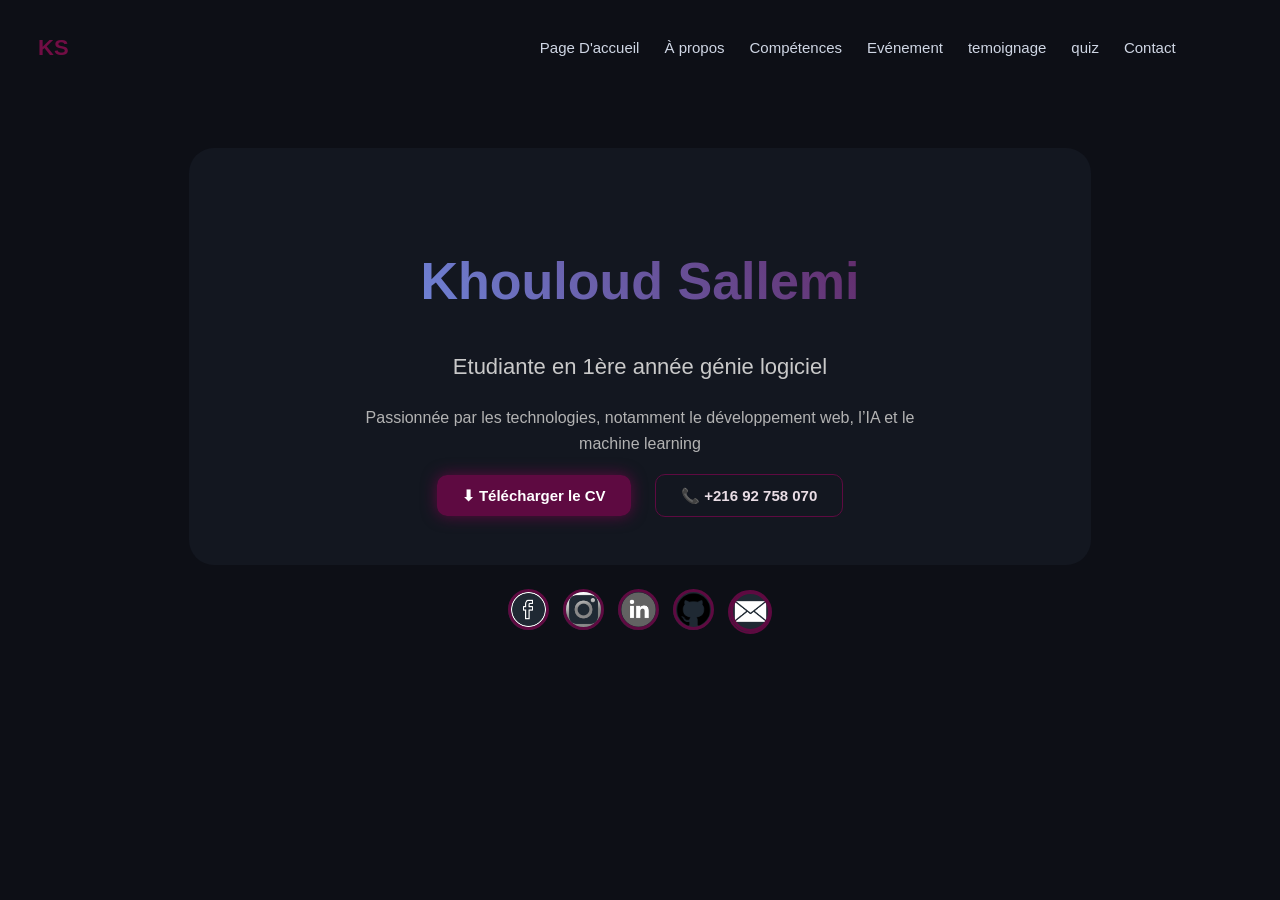
<file: index.html>
<!DOCTYPE html>
<html lang="fr">
<head>
    <meta charset="UTF-8">
    <meta name="viewport" content="width=device-width, initial-scale=1.0">
    <title>Portfolio de sallemi khouloud </title>
    <link rel="stylesheet" href="portfolio.css">
</head>

<body>
   <nav class="navbar">
    <div class="logo">  KS </div>

    <ul class="nav-links">
        <li><a href="portfolio.html">Page D'accueil</a></li>
        <li><a href="page1.html">À propos</a></li>
        <li><a href="comp.html">Compétences</a></li>
        <li><a href="events.html">Evénement </a></li>
        <li><a href="temoi.html">temoignage</a></li>
        <li><a href="quiz.html">quiz</a></li>
        <li><a href="contact.html">Contact</a></li>

    </ul>
</nav>

    </header>

    <section class="hero">
        <div class="card">

            <h1 class="title"> Khouloud Sallemi </h1>

            <p class="subtitle"> Etudiante en 1ère année génie logiciel </p>

            <p class="description">  Passionnée par les technologies, notamment le développement web, l’IA et le machine learning </p>

        <div class="buttons">
            <a class="btn primary" href="khouloud sallemi_cv.pdf" target="_blank">⬇ Télécharger le CV</a>
            <a class="btn outline">📞 +216 92 758 070 </a>
            </div>
        </div>
    </section>
    <footer class="footer">

    <div class="social-icons">
        
            <a href="https://www.facebook.com/share/1ZPS9J981B/" target="_blank">
            <img src="images/fb.png" alt="Mon fb" class="clickable-photo">
        </a>
        <a href="https://www.instagram.com/sallemikhouloud?igsh=bnFkanR6Y3R2a3Zr" target="_blank">
            <img src="images/instagram.png" alt="Mon inst" class="clickable-photo">
        </a>
        <a href="https://www.linkedin.com/in/khouloud-sallemi-b7091538a?utm_source=share&utm_campaign=share_via&utm_content=profile&utm_medium=android_app" target="_blank">
            <img src="images/linkedin.png" alt="Mon linkedin" class="clickable-photo">
        </a>
        
        <a href="https://github.com/khouloudsallemi6-cell" target="_blank">
            <img src="images/github.png" alt="Mon gh" class="clickable-photo">

        </a>

         <a href="mailto:khouloudsallemi6@gmail.com" class="email-icon">
         <img src="images/gmail.png" alt="Mon gmail" class="clickable-photo">
        </a>
    </div>

</footer>
</body>
</html>
</file>
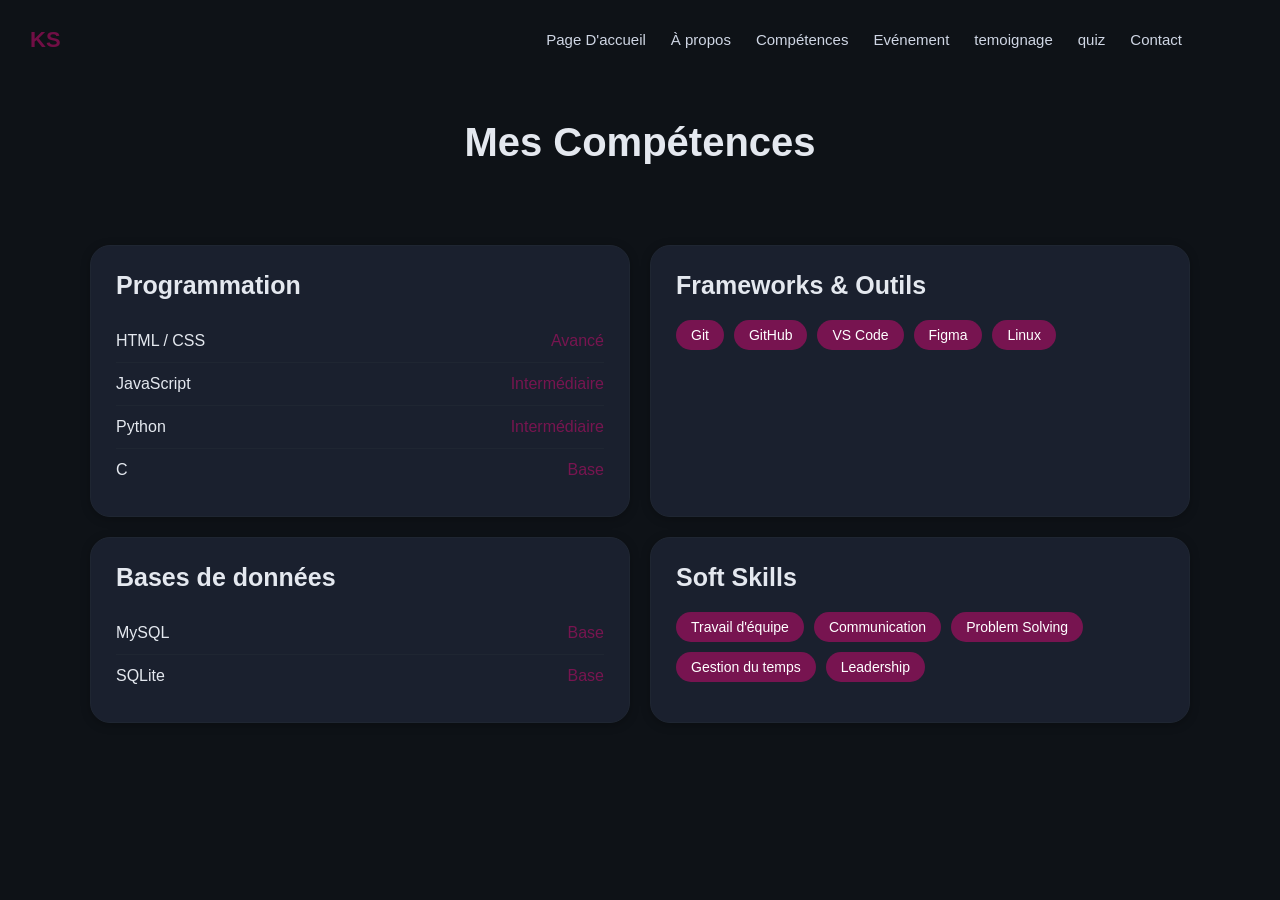
<file: comp.html>
<!DOCTYPE html>
<html lang="fr">
<head>
    <meta charset="UTF-8">
    <title>Mes compétences</title>
    <link rel="stylesheet" href="comp.css">
    <meta name="viewport" content="width=device-width, initial-scale=1.0">
</head>
<body>

<nav class="navbar">
    <div class="logo">KS </div>

    <ul class="nav-links">
        <li><a href="portfolio.html">Page D'accueil</a></li>
        <li><a href="page1.html">À propos</a></li>
        <li><a href="comp.html">Compétences</a></li>
        <li><a href="events.html">Evénement </a></li>
        <li><a href="temoi.html">temoignage</a></li>
        <li><a href="quiz.html">quiz</a></li>
        <li><a href="contact.html">Contact</a></li>
    </ul>
</nav>

<h1 class="title">Mes Compétences</h1>

<section class="grid">

    <div class="card">
        <h2>Programmation</h2>

        <div class="lang-item">
            <span>HTML / CSS</span>
            <span class="level">Avancé</span>
        </div>
        <div class="lang-item">
            <span>JavaScript</span>
            <span class="level">Intermédiaire</span>
        </div>
        <div class="lang-item">
            <span>Python</span>
            <span class="level">Intermédiaire</span>
        </div>
        <div class="lang-item">
            <span>C</span>
            <span class="level">Base</span>
        </div>
    </div>

    <div class="card">
        <h2>Frameworks & Outils</h2>

        <div class="tags">
            <span>Git</span>
            <span>GitHub</span>
            <span>VS Code</span>
            <span>Figma</span>
            <span>Linux</span>
        </div>
    </div>

    <div class="card">
        <h2>Bases de données</h2>

        <div class="lang-item">
            <span>MySQL</span>
            <span class="level">Base</span>
        </div>
        <div class="lang-item">
            <span>SQLite</span>
            <span class="level">Base</span>
        </div>
    </div>

    <div class="card">
        <h2>Soft Skills</h2>

        <div class="tags">
            <span>Travail d'équipe</span>
            <span>Communication</span>
            <span>Problem Solving</span>
            <span>Gestion du temps</span>
            <span>Leadership</span>
        </div>
    </div>

</section>

</body>
</html>
</file>
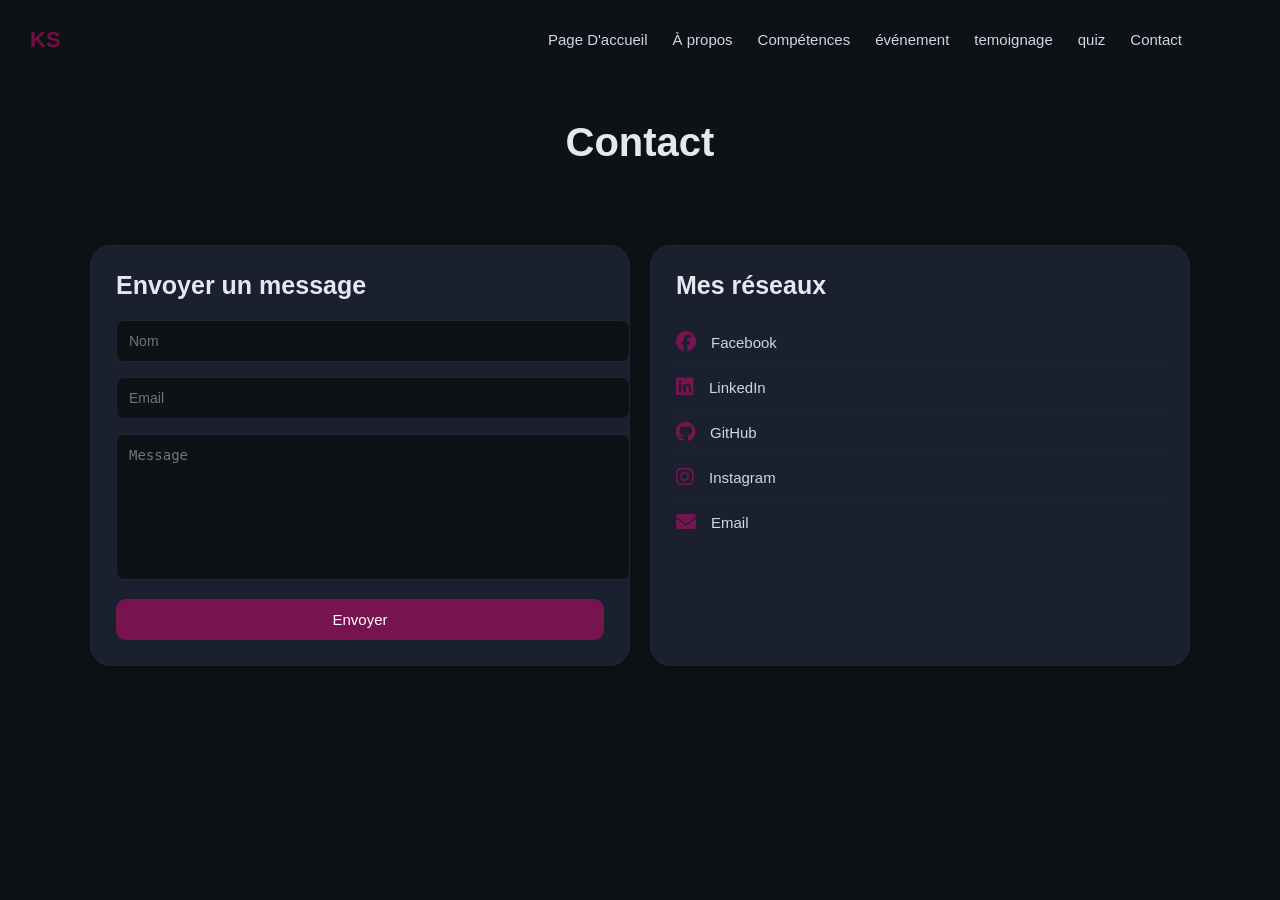
<file: contact.html>
<!DOCTYPE html>
<html lang="fr">
<head>
    <meta charset="UTF-8">
    <title>Contact</title>
    <link rel="stylesheet" href="contact.css">
    <meta name="viewport" content="width=device-width, initial-scale=1.0">
    <link rel="stylesheet" href="https://cdnjs.cloudflare.com/ajax/libs/font-awesome/6.5.0/css/all.min.css">
</head>
<body>

<nav class="navbar">
    <div class="logo">KS</div>
    <ul class="nav-links">
        <li><a href="portfolio.html">Page D'accueil</a></li>
        <li><a href="page1.html">À propos</a></li>
        <li><a href="comp.html">Compétences</a></li>
        <li><a href="events.html">événement </a></li>
        <li><a href="temoi.html">temoignage</a></li>
        <li><a href="quiz.html">quiz</a></li>
        <li><a href="contact.html">Contact</a></li>
    </ul>
</nav>

<h1 class="title">Contact</h1>

<section class="grid">
    <div class="card">
        <h2>Envoyer un message</h2>

        <form class="contact-form">
            <input type="text" placeholder="Nom" required>
            <input type="email" placeholder="Email" required>
            <textarea placeholder="Message" required></textarea>
            <button type="submit">Envoyer</button>
        </form>
    </div>

    <div class="card">
        <h2>Mes réseaux</h2>

        <div class="social-item">
            <i class="fab fa-facebook"></i>
            <a href="https://www.facebook.com/share/1ZPS9J981B/" target="_blank">Facebook</a>
        </div>
        <div class="social-item">
            <i class="fab fa-linkedin"></i>
            <a href="https://www.linkedin.com/in/khouloud-sallemi-b7091538a?utm_source=share&utm_campaign=share_via&utm_content=profile&utm_medium=android_app" target="_blank">LinkedIn</a>
        </div>

        
        <div class="social-item">
            <i class="fab fa-github"></i>
            <a href="https://github.com/khouloudsallemi6-cell" target="_blank">GitHub</a>
        </div>

        <div class="social-item">
            <i class="fab fa-instagram"></i>
            <a href="https://www.instagram.com/sallemikhouloud?igsh=bnFkanR6Y3R2a3Zr" target="_blank">Instagram</a>
        </div>

        <div class="social-item">
            <i class="fas fa-envelope"></i>
            <a href="mailto:tonemail@example.com">Email</a>
        </div>
    </div>
</section>

</body>
</html>
</file>
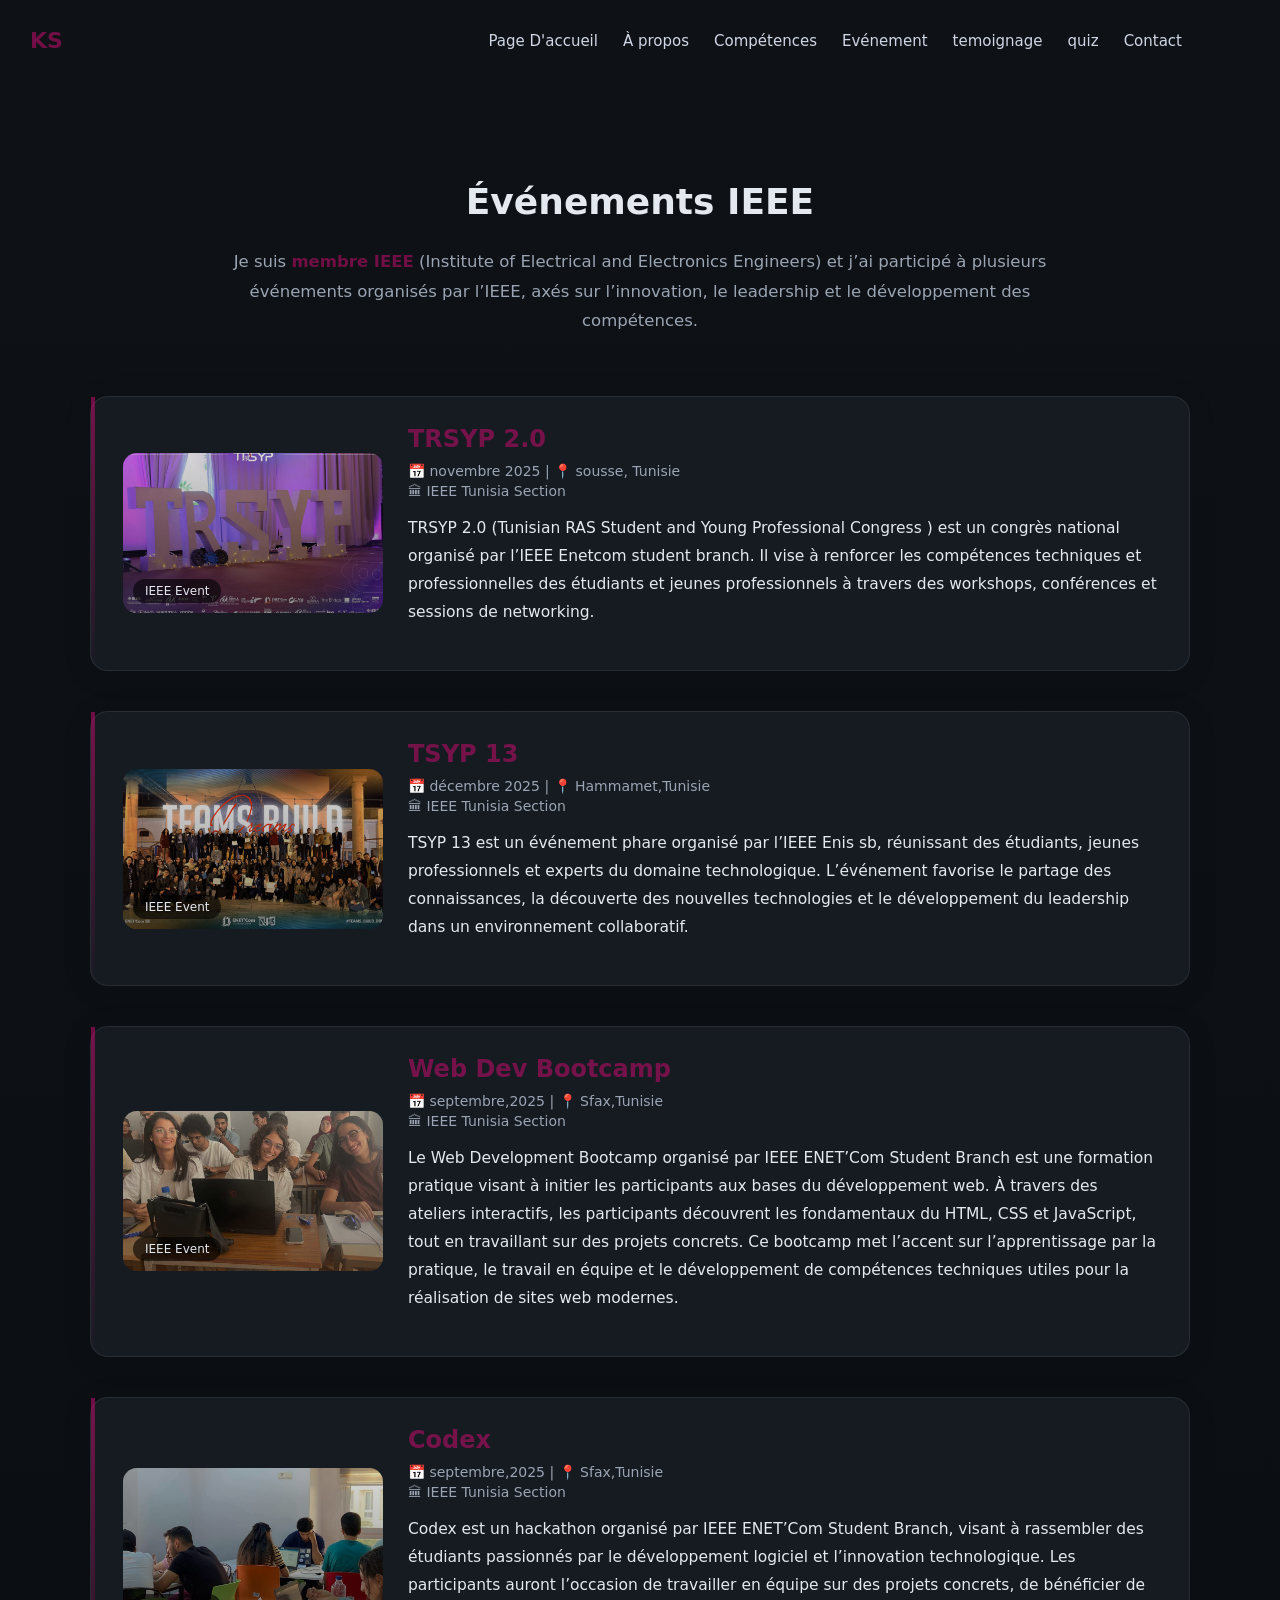
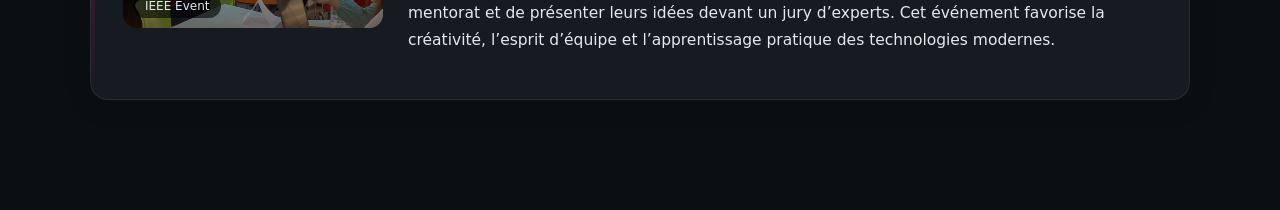
<file: events.html>
<!DOCTYPE html>
<html lang="fr">
<head>
    <meta charset="UTF-8">
    <meta name="viewport" content="width=device-width, initial-scale=1.0">
    <title>Portfolio de sallemi khouloud </title>
    <link rel="stylesheet" href="events.css">
</head>

<body>
   <nav class="navbar">
    <div class="logo">  KS </div>

    <ul class="nav-links">
        <li><a href="portfolio.html">Page D'accueil</a></li>
        <li><a href="page1.html">À propos</a></li>
        <li><a href="comp.html">Compétences</a></li>
        <li><a href="events.html">Evénement </a></li>
        <li><a href="temoi.html">temoignage</a></li>
        <li><a href="quiz.html">quiz</a></li>
        <li><a href="contact.html">Contact</a></li>

    </ul>
</nav>
</header>

<section class="events">

    <h1>Événements IEEE</h1>
    <p class="ieee-intro">
        Je suis <strong>membre IEEE</strong> (Institute of Electrical and Electronics Engineers)
        et j’ai participé à plusieurs événements organisés par l’IEEE,
        axés sur l’innovation, le leadership et le développement des compétences.
    </p>

    <div class="event-card">

        <div class="event-image">
            <img src="images/trsyp.jpg" alt="TRSYP 2.0 IEEE Event">
            <span>IEEE Event</span>
        </div>

        <div class="event-content">
            <h2>TRSYP 2.0</h2>
            <p class="meta">📅 novembre 2025 | 📍 sousse, Tunisie</p>
            <p class="meta">🏛 IEEE Tunisia Section </p>
            <p class="description">
                TRSYP 2.0 (Tunisian RAS Student and Young Professional Congress ) est un congrès
                national organisé par l’IEEE Enetcom student branch. Il vise à renforcer les
                compétences techniques et professionnelles des étudiants et jeunes
                professionnels à travers des workshops, conférences et sessions
                de networking.
            </p>
        </div>
    </div>

    <div class="event-card">
        <div class="event-image">
            <img src="images/tsyp.jpg" alt="TSYP 13 IEEE Event">
            <span>IEEE Event</span>

        </div>

        <div class="event-content">
            <h2>TSYP 13</h2>
            <p class="meta">📅 décembre 2025 | 📍 Hammamet,Tunisie</p>
            <p class="meta">🏛 IEEE Tunisia Section</p>
            <p class="description">
                TSYP 13 est un événement phare organisé par l’IEEE Enis sb, réunissant des étudiants,
                jeunes professionnels et experts du domaine technologique. L’événement
                favorise le partage des connaissances, la découverte des nouvelles
                technologies et le développement du leadership dans un environnement
                collaboratif.
            </p>
        </div>
    </div>
        <div class="event-card">
            <div class="event-image">
                <img src="images/bootcamp.jpg" alt="Bootcamp IEEE Event">
                <span>IEEE Event</span>
            </div>
        <div class="event-content">
            <h2>Web Dev Bootcamp</h2>
            <p class="meta">📅 septembre,2025 | 📍 Sfax,Tunisie</p>
            <p class="meta">🏛 IEEE Tunisia Section</p>
            <p class="description">
                Le Web Development Bootcamp organisé par IEEE ENET’Com Student Branch est une formation pratique visant à initier les participants aux bases du développement web.
                À travers des ateliers interactifs, les participants découvrent les fondamentaux du HTML, CSS et JavaScript, tout en travaillant sur des projets concrets.
                Ce bootcamp met l’accent sur l’apprentissage par la pratique, le travail en équipe et le développement de compétences techniques utiles pour la réalisation de sites web modernes.
            </p>
        </div>
    </div>
        <div class="event-card">
            <div class="event-image">
             <img src="images/codex.jpg" alt="Codex IEEE Event">
             <span>IEEE Event</span>
            </div>
    
        <div class="event-content">
            <h2>Codex</h2>
            <p class="meta">📅 septembre,2025 | 📍 Sfax,Tunisie</p>
            <p class="meta">🏛 IEEE Tunisia Section</p>
            <p class="description">
                Codex est un hackathon organisé par IEEE ENET’Com Student Branch, visant à rassembler des étudiants passionnés par le développement logiciel et l’innovation technologique.
                Les participants auront l’occasion de travailler en équipe sur des projets concrets, de bénéficier de mentorat et de présenter leurs idées devant un jury d’experts.
                Cet événement favorise la créativité, l’esprit d’équipe et l’apprentissage pratique des technologies modernes.
            </p>
        </div>
    </div>
</section>

</body>
</html>
</file>
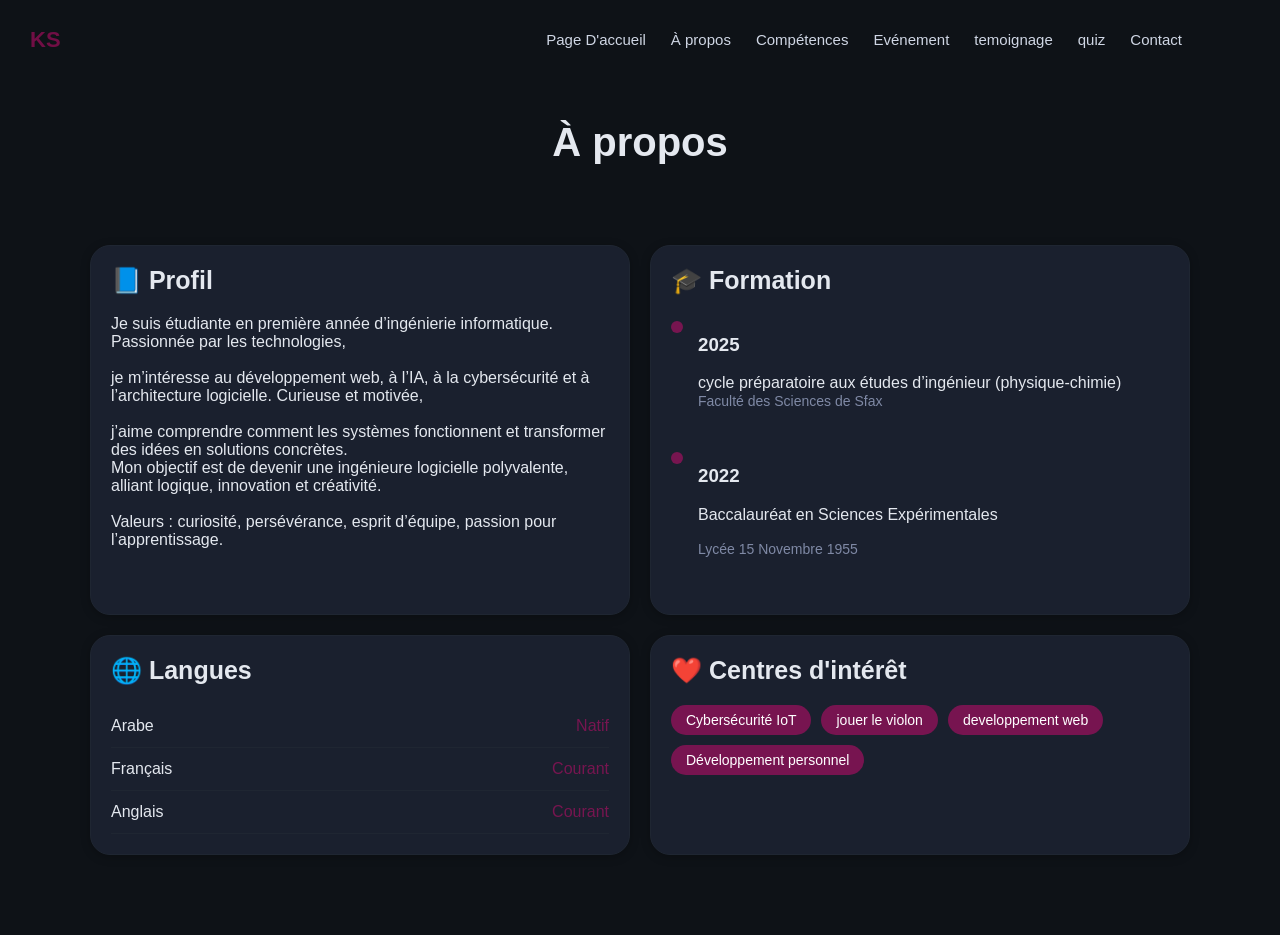
<file: page1.html>
<!DOCTYPE html>
<html lang="fr">
<head>
    <meta charset="UTF-8">
    <meta name="viewport" content="width=device-width, initial-scale=1.0">
    <title>À propos - Portfolio</title>
    <link rel="stylesheet" href="page1.css">
</head>
<body>
<nav class="navbar">
    <div class="logo">KS </div>

    <ul class="nav-links">
        <li><a href="portfolio.html">Page D'accueil</a></li>
        <li><a href="page1.html">À propos</a></li>
        <li><a href="comp.html">Compétences</a></li>
        <li><a href="events.html">Evénement </a></li>
        <li><a href="temoi.html">temoignage</a></li>
        <li><a href="quiz.html">quiz</a></li>
        <li><a href="contact.html">Contact</a></li>
    </ul>
</nav>

<h1 class="title">À propos</h1>

<section class="grid">
    
    <div class="card">
        <h2>📘 Profil</h2>
        <p>
            Je suis étudiante en première année d’ingénierie informatique.<br>
            Passionnée par les technologies,<br> <br>je m’intéresse au développement web, à l’IA, à la cybersécurité et à l’architecture logicielle. 
            Curieuse et motivée,<br><br>
            j’aime comprendre comment les systèmes fonctionnent et transformer des idées en solutions concrètes. <br>
            Mon objectif est de devenir une ingénieure logicielle polyvalente, alliant logique, innovation et créativité. <br>
            <br>Valeurs : curiosité, persévérance, esprit d’équipe, passion pour l’apprentissage.
        </p>
    </div>

    <div class="card">
        <h2> 🎓 Formation</h2>
        <div class="timeline">
            <div class="dot"></div>
            <div>
                <h3>2025</h3>
                <p>cycle préparatoire aux études d’ingénieur (physique-chimie)<br>
                <span class="sub">Faculté des Sciences de Sfax</span></p>
            </div>
        </div>

        <div class="timeline">
            <div class="dot"></div>
            <div>
                <h3>2022</h3>
                <p>Baccalauréat en Sciences Expérimentales</p>
                <span class="sub"> Lycée 15 Novembre 1955</span></p>
            </div>
        </div>
    </div>

    <div class="card">
        <h2>🌐 Langues</h2>

        <div class="lang-item">
            <span>Arabe</span>
            <span class="level">Natif</span>
        </div>
        <div class="lang-item">
            <span>Français</span>
            <span class="level">Courant</span>
        </div>
        <div class="lang-item">
            <span>Anglais</span>
            <span class="level">Courant</span>
        </div>
    </div>

    <div class="card">
        <h2>❤️ Centres d'intérêt</h2>

        <div class="tags">
            <span>Cybersécurité IoT</span>
            <span>jouer le violon</span>
            <span>developpement web </span>
            <span>Développement personnel</span>
        </div>
    </div>

</section>
</body>
</html>
</file>
<file: portfolio.css>
body {
    font-family: 'Inter', sans-serif;
    background: #0d0f16;
}

.navbar {
    width: 90%;
    padding: 15px 30px;
    display: flex;
    justify-content: space-between;
    align-items: center
}
.nav-links a:hover {
    color: rgb(190, 186, 188);
}
.logo {
    font-size: 22px;
    color: #cd0b6f85;
    font-weight: 700;
}

.nav-links {
    list-style: none;
    gap: 25px;
    display: flex;

}

.nav-links a {
    text-decoration: none;
    color: #cfd6e4;
    font-size: 15px;
}

.hero {
    margin-top: 60px;
    display: flex;
    justify-content: center;
    text-align: center;
}

.card {
    background: #131720;
    padding: 60px 40px;
    border-radius: 25px;
    width: 65%;
    box-shadow:  40px rgba(0, 0, 0, 0.4);
}
.title  {
    font-size: 52px;
    font-weight: 800;
    background: linear-gradient(60deg, #73a4ff, #5e0a41);
    -webkit-background-clip: text;
    -webkit-text-fill-color: transparent;

}

.subtitle {
    font-size: 22px;
    margin-top: 15px;
    color: #c9c9c9;
}

.description {
    margin: 25px auto;
    width: 70%;
    line-height: 1.6;
    color: #b3b3b3;
}

.buttons {
    margin-top: 30px;

}
.btn {
    padding: 12px 25px;
    border-radius: 10px;
    text-decoration: none;
    font-weight: 600;
    font-size: 15px;
    margin: 10px;
}
.btn:hover {
    box-shadow: 0 0 30px rgba(147,51,234,0.7);
}

.primary {
    background: #5e0a41;
    color: white;
    box-shadow: 0 0 15px #5e0a41;

}

.outline {
    border: 1px solid #5e0a41;
    color: #e9dde5;
}
.footer {
    background-color: #0d0f16;
    color: #e4e8ef;
    padding: 25px 0;
    text-align: center;
}

.footer p {
    margin-bottom: 15px;
    font-size: 14px;
}

.social-icons {
    display: flex;
    justify-content: center;
    gap: 15px;
}

.social-icons a {
    width: 40px;
    height: 40px;
    background: #1f2933;
    color: white;
    border-radius: 50%;
    display: flex;
    align-items: center;
    justify-content: center;
    font-size: 18px;
    transition: 0.1s;

}

.social-icons a:hover {
    background: #5e0a41;
    transform: translateY(-4px);

}
.clickable-photo {
    width: 35px;
    height: 35px;
    border-radius: 50%;
    border: 3px solid #5e0a41;
}

.clickable-photo:hover {
    box-shadow:  0 0 25px #5e0a41 ;
}
.email-icon {
    width: 50px;
    height: 50px;
    border-radius: 50%;
    border: 2px solid #5e0a41;
    display: flex;
    align-items: center;
    justify-content: center;
    color: #5e0a41;
    font-size: 22px;
    text-decoration: none;
    transition: 0.3s ease;
}

.email-icon:hover {
    background: #5e0a41;
    color: white;
    transform: scale(1.1);

}
</file>
<file: comp.css>
body {
    margin: 0;
    padding: 0;
    font-family: "Segoe UI", sans-serif;
    background: #0e1217;
    color: #e4e8ef;
}

.navbar {
    width: 90%;
    padding: 15px 30px;
    display: flex;
    justify-content: space-between;
    align-items: center;
}

.logo {
    font-size: 22px;
    font-weight: 700;
    color: #cd0b6f85;
}

.nav-links {
    list-style: none;
    display: flex;
    gap: 25px;
}

.nav-links a {
    text-decoration: none;
    color: #cfd6e4;
    font-size: 15px;
}

.nav-links a:hover {
    color: rgb(190, 186, 188);
}

.title {
    text-align: center;
    font-size: 40px;
    margin-top: 40px;
}

.grid {
    display: grid;
    grid-template-columns: repeat(2, 1fr);
    gap: 20px;
    max-width: 1100px;
    margin: 60px auto;
    padding: 20px;
}

.card {
    background: #1a202e;
    padding: 25px;
    border: 1px solid #1f2632;
    box-shadow: 0px 2px 10px #00000040;
    border-radius: 20px;
}

.card h2 {
    margin-top: 0;
    margin-bottom: 20px;
    font-size: 25px;
}

.lang-item {
    display: flex;
    justify-content: space-between;
    padding: 12px 0;
    border-bottom: 1px solid #1f2632;
}

.lang-item:last-child {
    border: none;
}

.level {
    color: #cd0b6f85;
}

.tags {
    display: flex;
    flex-wrap: wrap;
    gap: 10px;
}

.tags span {
    background: #cd0b6f85;
    padding: 7px 15px;
    border-radius: 20px;
    font-size: 14px;
    color: white;
}

@media (max-width: 800px) {
    .grid {
        grid-template-columns: 1fr;
    }
}
</file>
<file: contact.css>
body {
    margin: 0;
    padding: 0;
    font-family: "Segoe UI", sans-serif;
    background: #0e1217;
    color: #e4e8ef;
}

.navbar {
    width: 90%;
    padding: 15px 30px;
    display: flex;
    justify-content: space-between;
    align-items: center;
}

.logo {
    font-size: 22px;
    font-weight: 700;
    color: #cd0b6f85;
}

.nav-links {
    list-style: none;
    display: flex;
    gap: 25px;
}

.nav-links a {
    text-decoration: none;
    color: #cfd6e4;
    font-size: 15px;
}

.nav-links a:hover {
    color: rgb(190, 186, 188);
}

.title {
    text-align: center;
    font-size: 40px;
    margin-top: 40px;
}

.grid {
    display: grid;
    grid-template-columns: repeat(2, 1fr);
    gap: 20px;
    max-width: 1100px;
    margin: 60px auto;
    padding: 20px;
}

.card {
    background: #1a202e;
    padding: 25px;
    border: 1px solid #1f2632;
    box-shadow: 0px 2px 10px #00000040;
    border-radius: 20px;
}

.card h2 {
    margin-top: 0;
    margin-bottom: 20px;
    font-size: 25px;
}

.contact-form input,
.contact-form textarea {
    width: 100%;
    background: #0e1217;
    border: 1px solid #1f2632;
    border-radius: 8px;
    padding: 12px;
    margin-bottom: 15px;
    color: #e4e8ef;
    font-size: 14px;
}

.contact-form textarea {
    height: 120px;
    resize: none;
}

.contact-form button {
    width: 100%;
    padding: 12px;
    background: #cd0b6f85;
    border: none;
    border-radius: 10px;
    color: white;
    font-size: 15px;
    cursor: pointer;
}

.contact-form button:hover {
    opacity: 0.85;
}

.social-item {
    display: flex;
    align-items: center;
    gap: 15px;
    padding: 12px 0;
    border-bottom: 1px solid #1f2632;
}

.social-item:last-child {
    border-bottom: none;
}

.social-item i {
    font-size: 20px;
    color: #cd0b6f85;
}

.social-item a {
    text-decoration: none;
    color: #cfd6e4;
    font-size: 15px;
}

.social-item a:hover {
    color: white;
}

@media (max-width: 800px) {
    .grid {
        grid-template-columns: 1fr;
    }
}
</file>
<file: events.css>
body {
    margin: 0;
    font-family: 'Inter', sans-serif;
    background: #0d0f16;
    color: #d8d8d8;
    margin: 0;
    font-family: "Segoe UI", system-ui, sans-serif;
    background: linear-gradient(180deg, #0e1217, #0b0f14);
    color: var(--text-main);

}

.navbar {
    width: 90%;
    padding: 15px 30px;
    display: flex;
    justify-content: space-between;
    align-items: center;
    background: transparent;
}
.nav-links a:hover {
    color: rgb(190, 186, 188);
}
.logo {
    font-size: 22px;
    font-weight: 700;
    color: #cd0b6f85;

}

.nav-links {
    list-style: none;
    display: flex;
    gap: 25px;
}

.nav-links a {
    text-decoration: none;
    color: #cfd6e4;
    font-size: 15px;
}

.events {
    width: min(90%, 1100px);
    margin: auto;
    padding: 70px 0;
}

:root {
    --bg-main: #0e1217;
    --bg-card: #161b22;
    --accent: #cd0b6f85;
    --text-main: #e4e8ef;
    --text-muted: #9aa4b2;
    --border-soft: rgba(255, 255, 255, 0.08);
}

.events h1 {
    text-align: center;
    font-size: 36px;
    margin-bottom: 25px;
}

.ieee-intro {
    max-width: 850px;
    margin: 0 auto 60px;
    text-align: center;
    font-size: 16.5px;
    line-height: 1.8;
    color: var(--text-muted);
}

.ieee-intro strong {
        color: var(--accent);
}

.event-card {
    background: var(--bg-card);
    border-radius: 18px;
    padding: 28px 32px;
    margin-bottom: 40px;
    border: 1px solid var(--border-soft);
    display: flex;
    gap: 25px;
    align-items: center;
    position: relative;
    transition: transform 0.35s ease;
    box-shadow: 0 4px 30px rgba(0, 0, 0, 0.1);
}

.event-card::before {
    content: "";
    position: absolute;
    left: 0;
    top: 0;
    width: 4px;
    height: 100%;
    background: linear-gradient(180deg, var(--accent), transparent);
}

.event-card:hover {
    transform: translateY(-8px);
    box-shadow: 0 20px 50px rgba(0, 0, 0, 0.55);
}

.event-image {
    flex: 0 0 260px;
    height: 160px;
    border-radius: 14px;
    overflow: hidden;
    position: relative;
}

.event-image img {
    width: 100%;
    height: 100%;
    object-fit: cover;
    transition: transform 0.6s ease, filter 0.6s ease;
}

.event-card:hover .event-image img {
    transform: scale(1.08);
}

.event-image::after {
    content: "";
    position: absolute;
    inset: 0;
    background: linear-gradient(
        180deg,
        rgba(0, 0, 0, 0.15),
        rgba(0, 0, 0, 0.45)
    );
}

.event-image span {
    position: absolute;
    bottom: 10px;
    left: 10px;
    background: rgba(0, 0, 0, 0.6);
    padding: 5px 12px;
    font-size: 12px;
    border-radius: 20px;
    z-index: 1;
}

.event-content h2 {
    margin: 0 0 10px;
    font-size: 24px;
    color: var(--accent);
}

.meta {
    font-size: 14px;
    color: var(--text-muted);
    margin: 4px 0;
}

.description {
    margin-top: 16px;
    line-height: 1.8;
    font-size: 15.5px;
}

@media (max-width: 900px) {
    .event-card {
        flex-direction: column;
        padding: 22px;
    }

    .event-image {
        width: 100%;
        height: 200px;
    }

    .events h1 {
        font-size: 28px;
    }
}
</file>
<file: page1.css>
body {
    margin: 0;
    padding: 0;
    font-family: "Segoe UI", sans-serif;
    background: #0e1217;
    color: #e4e8ef;
}

.navbar {
    width: 90%;
    padding: 15px 30px;
    display: flex;
    justify-content: space-between;
    align-items: center;
    background: transparent;
}
.nav-links a:hover {
    color: rgb(190, 186, 188);
}
.logo {
    font-size: 22px;
    font-weight: 700;
    color: #cd0b6f85;
}

.nav-links {
    list-style: none;
    display: flex;
    gap: 25px;
}

.nav-links a {
    text-decoration: none;
    color: #cfd6e4;
    font-size: 15px;
}


.title {
    text-align: center;
    font-size: 40px;
    margin-top: 40px;
}


.grid {
    display: grid;
    grid-template-columns: repeat(2, 1fr);
    max-width: 1100px; 
    margin: 60px auto;  
    gap: 20px;
    padding: 20px;

}

.card {
    background: #1a202e;
    padding: 20px;
    border: 1px solid #1f2632;
    box-shadow: 0px 2px 10px #00000040;
    border-radius: 20px;
}

.card h2 {
    margin-top: 0;
    margin-bottom: 20px;
    font-size: 25px;
}

.timeline {
    display: flex;
    align-items: start;
    gap: 15px;
    margin-bottom: 20px;
}

.dot {
    width: 12px;
    height: 12px;
    background: #cd0b6f85;
    border-radius: 50%;
    margin-top: 6px;
}

.sub {
    color: #7f89a5;
    font-size: 14px;
}

.lang-item {
    display: flex;
    justify-content: space-between;
    padding: 12px 0;
    border-bottom: 1px solid #1f2632;
}

.level {
    color: #cd0b6f85;
}

.tags{
    display: flex;
    gap: 10px;
    flex-wrap: wrap;

}
.tags span {
    background: #cd0b6f85;
    padding: 7px 15px;
    border-radius: 20px;
    font-size: 14px;
    color: white;
}
</file>
